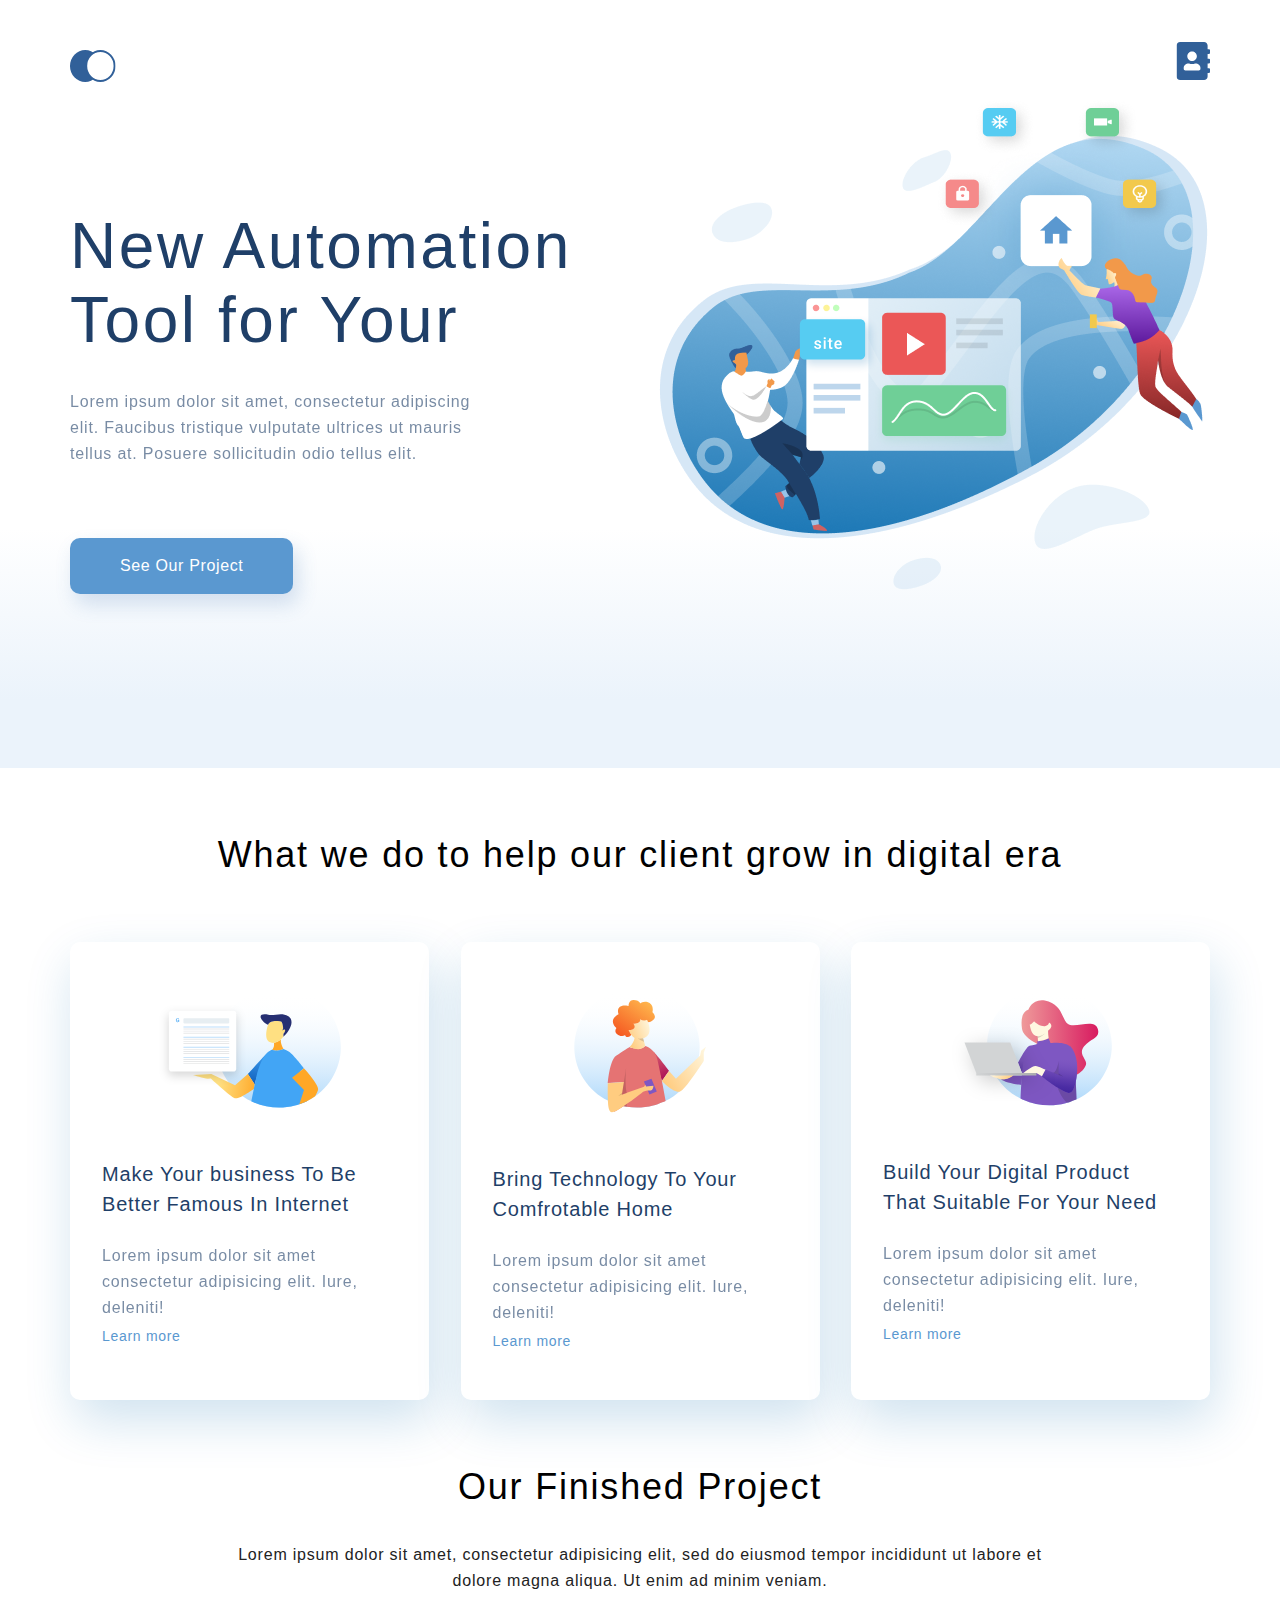
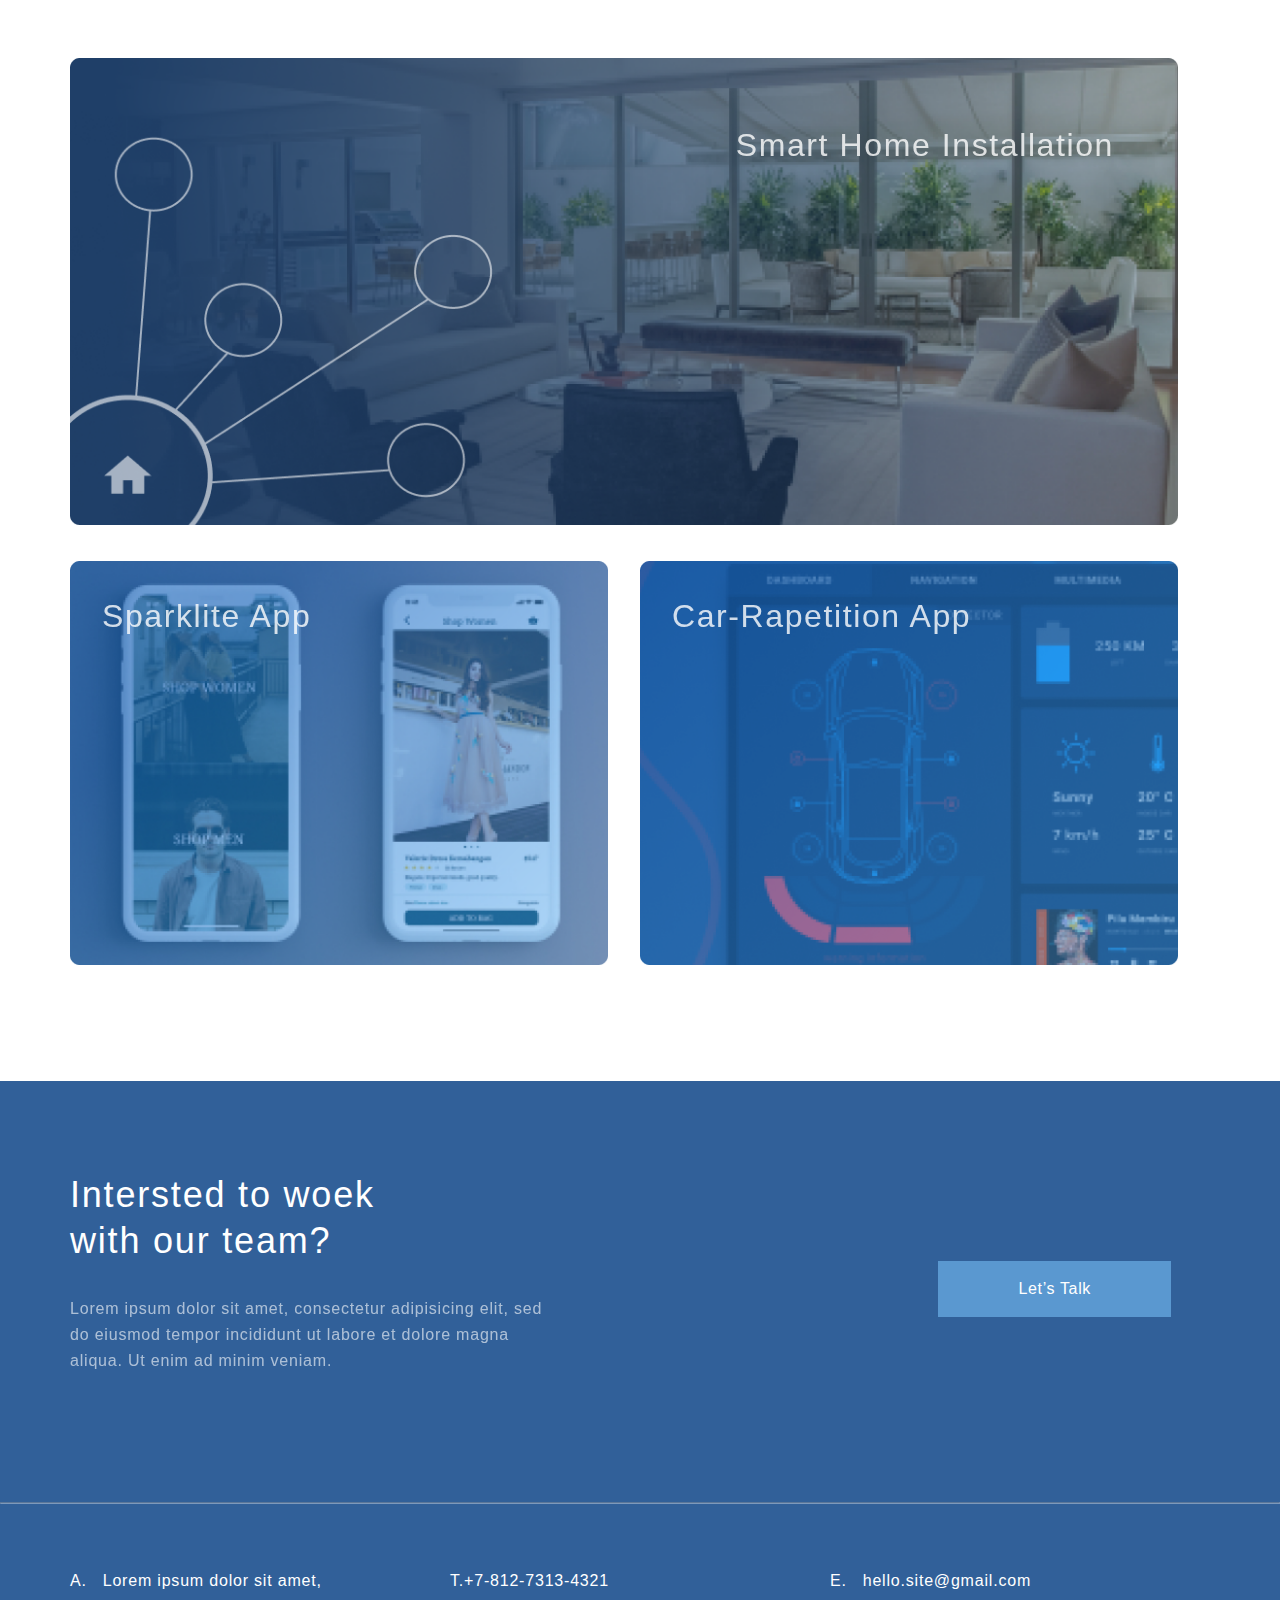
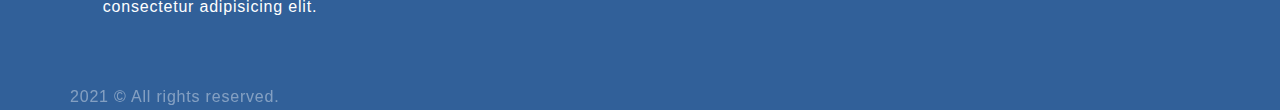
<file: index.html>
<!DOCTYPE html>
<html lang="en">

<head>
    <meta charset="UTF-8">
    <meta http-equiv="X-UA-Compatible" content="IE=edge">
    <meta name="viewport" content="width=device-width, initial-scale=1.0">
    <title>Document</title>
    <link rel="stylesheet" href="style.css">
</head>

<body>
    <div class="top">
        <div class="container top_box">
            <ul class="header">
                <li style="list-style-type: none;"><a href="index.html"><img src="img/logo.svg" alt="logo"></a></li>
                <li style="list-style-type: none;"><a href="contacts.html"><img src="img/address-book-solid 1.svg"
                            alt="contacts"></a></li>
            </ul>
            <div class="top_info">
                <h1 class="top_heading">New Automation
                    Tool for Your </h1>
                <p class="text top_text" style="margin-left: 0em;">Lorem ipsum dolor sit amet, consectetur adipiscing
                    elit. Faucibus tristique
                    vulputate ultrices ut mauris tellus at. Posuere sollicitudin odio tellus elit.</p>
                <a href="" class="top_button">See Our Project</a>
            </div>
        </div>
    </div>
    <div class="what-we-do container">
        <h3 class="heading">What we do to help our client grow in digital era</h3>
        <div class="card-box">
            <div class="card">
                <img class="card_img" src="img/1-2 (2).svg" alt="card_1">
                <h4 class="heading-mini">Make Your business To Be
                    Better Famous In Internet</h4>
                <p class="text" style="margin-left: 0em;">Lorem ipsum dolor sit amet consectetur adipisicing elit. Iure,
                    deleniti!</p>
                <a class="card_link" href="#">Learn more</a>
            </div>
            <div class="card">
                <img class="card_img" src="img/1-2 (1).svg" alt="card_2">
                <h4 class="heading-mini">Bring Technology To Your
                    Comfrotable Home</h4>
                <p class="text" style="margin-left: 0em;">Lorem ipsum dolor sit amet consectetur adipisicing elit.
                    Iure, deleniti!</p>
                <a class="card_link" href="#">Learn more</a>
            </div>
            <div class="card">
                <img class="card_img" src="img/1-3.svg" alt="card_3">
                <h4 class="heading-mini">Build Your Digital Product
                    That Suitable For Your Need</h4>
                <p class="text" style="margin-left: 0em;">Lorem ipsum dolor sit amet consectetur adipisicing elit. Iure,
                    deleniti!</p>
                <a class="card_link" href="#">Learn more</a>
            </div>
        </div>
    </div>
    <div class="project container">
        <h3 class="heading heading_project">Our Finished Project</h3>
        <p class="text text_project">Lorem ipsum dolor sit amet, consectetur adipisicing elit, sed do eiusmod tempor
            incididunt ut
            labore et dolore magna aliqua. Ut enim ad minim veniam.</p>
        <div class="project_parent">
            <div class="project_item">
                <img class="project_img" src="img/Mask Group (3).png" alt="photo">
                <p class="project_text " style="margin-left: 0em;">Smart Home Installation</p>
            </div>
        </div>
        <div class="project_parent">
            <div class="project_item">
                <img class="project_img" src="img/Mask Group (4).png" alt="photo_2">
                <p class="project_text_2" style="margin-left: 0em;">Sparklite App</p>
            </div>
            <div class="project_item">
                <img class="project_img" src="img/Mask Group (5).png" alt="photo_3">
                <p class="project_text_2" style="margin-left: 0em;">Car-Rapetition App</p>
            </div>
        </div>
    </div>
    <div class="footer">
        <div class="container">
            <div class="footer_top">
                <div class="footer_text">
                    <h3 class="heading footer_heading">Intersted to woek
                        with our team?</h3>
                    <p class="text_footer" style="margin-left: 0em;">Lorem ipsum dolor sit amet, consectetur
                        adipisicing elit, sed do eiusmod
                        tempor incididunt ut labore et dolore magna aliqua. Ut enim ad minim veniam.
                    </p>
                </div>
                <a class="footer_button" href="#">Let’s Talk</a>
            </div>
        </div>
        <hr>
        <div class="container">
            <div class="footer_bottom">
                <ul class="footer_info">
                    <li class="footer_list">Lorem ipsum dolor sit amet, consectetur adipisicing elit.</li>
                    <li class="footer_list">+7-812-7313-4321</li>
                    <li class="footer_list">hello.site@gmail.com</li>
                </ul>
                <div class="footer_copy">
                    <p class="text_footer_copy" style="margin-left: 0em;">2021 &copy; All rights reserved.</p>
                </div>
            </div>
        </div>
    </div>
</body>

</html>
</file>
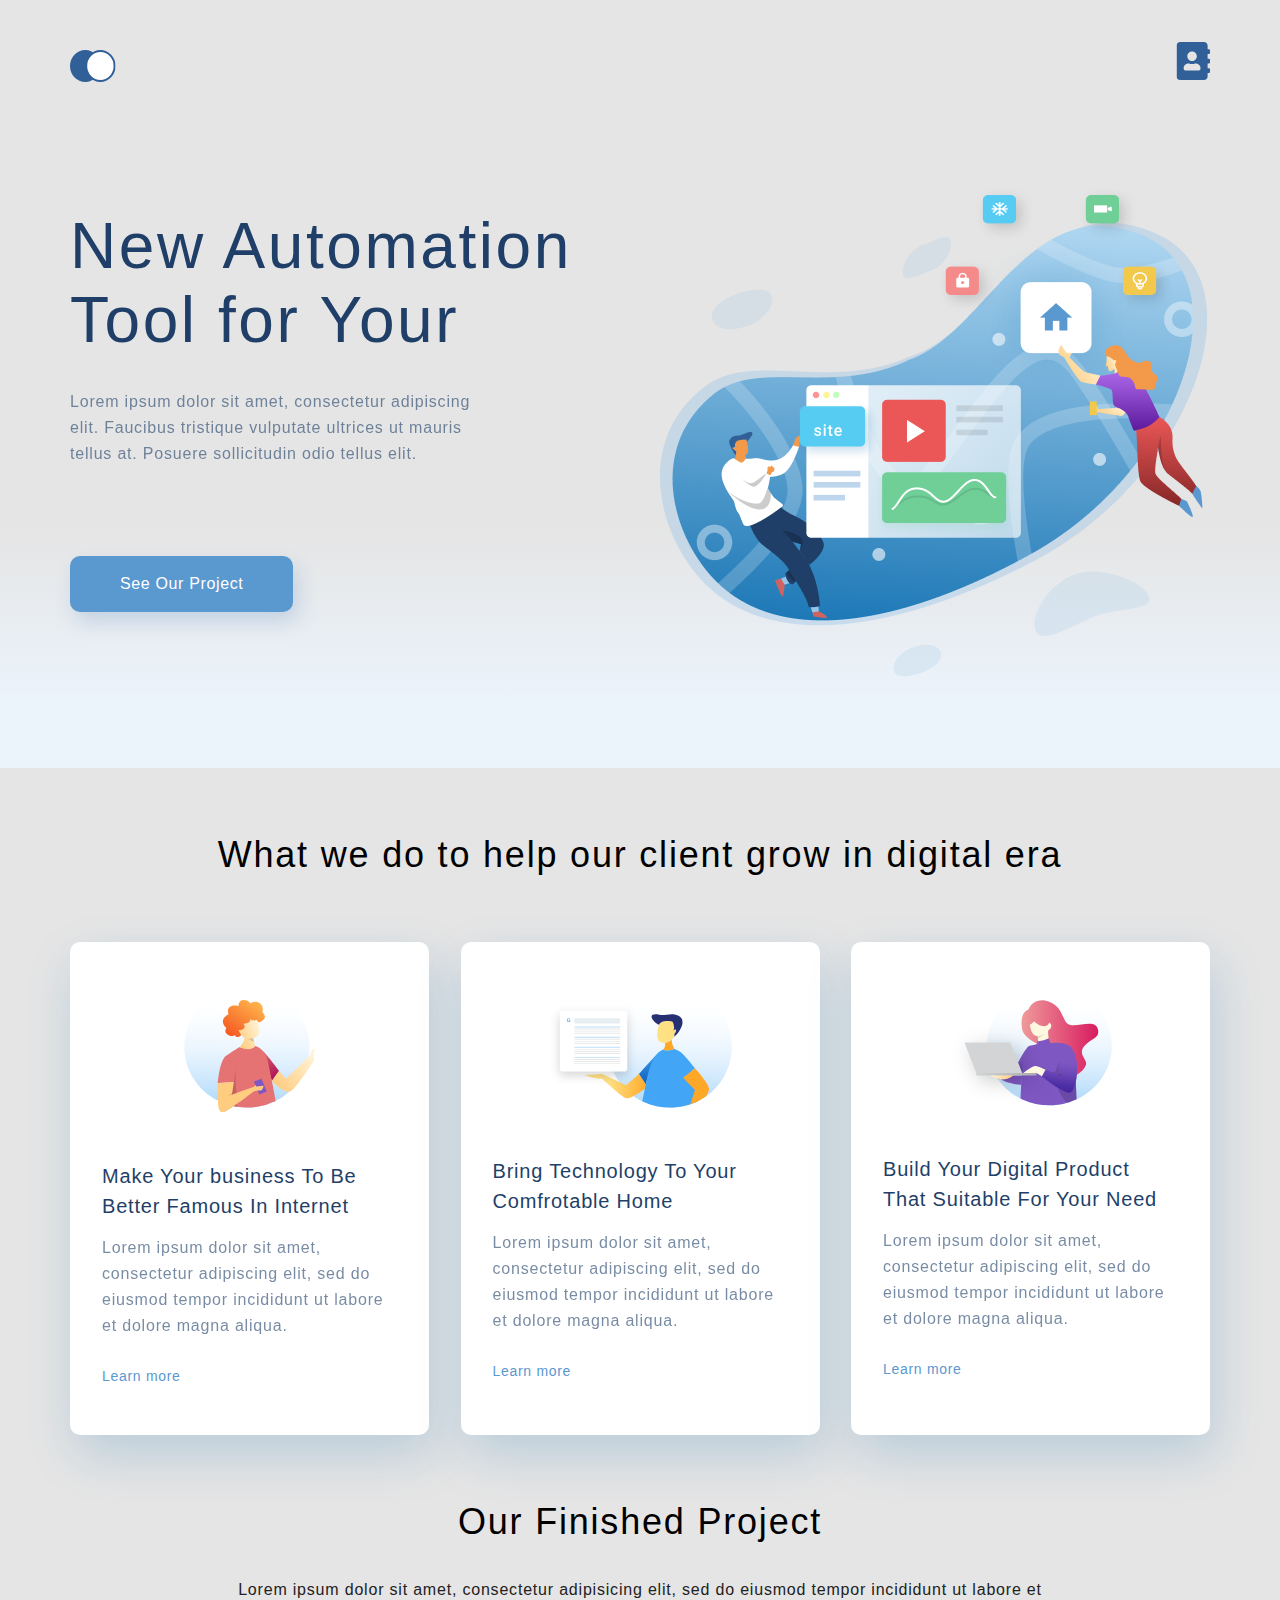
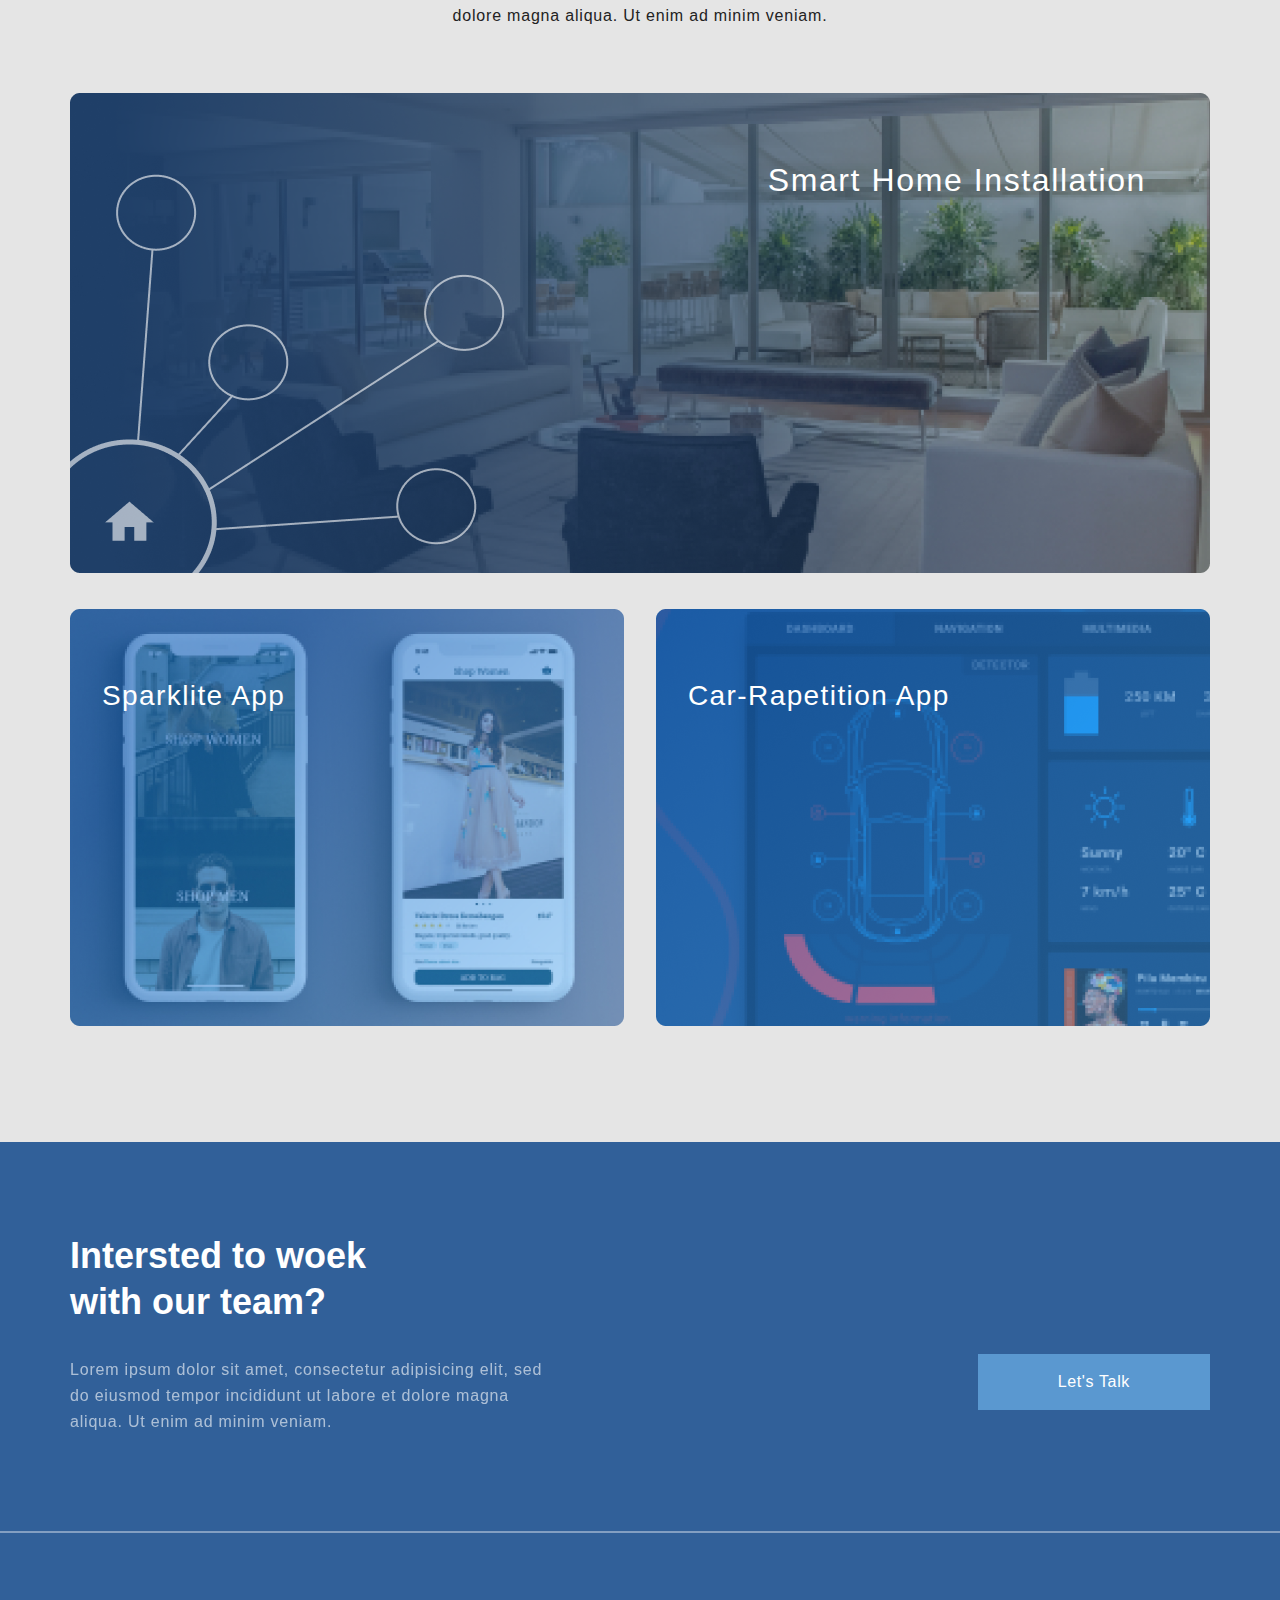
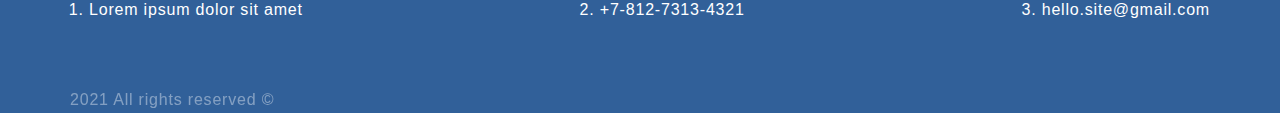
<file: Example/index.html>
<!DOCTYPE html>
<html lang="en">

<head>
    <meta charset="UTF-8">
    <meta http-equiv="X-UA-Compatible" content="IE=edge">
    <meta name="viewport" content="width=device-width, initial-scale=1.0">
    <title>Document</title>
    <link rel="stylesheet" href="style.css">
</head>

<body>
    <div class="top">
        <div class="container top_box">
            <ul class="header">
                <li><a href="index.html"><img src="img/logo.svg" alt=""></a></li>
                <li><a href="contacts.html"><img src="img/address-book-solid 1.svg" alt=""></a></li>
            </ul>
            <div class="top_info">
                <h1 class="top_heading">New Automation Tool for Your</h1>
                <p class="text top_text">Lorem ipsum dolor sit amet, consectetur adipiscing elit. Faucibus tristique vulputate ultrices ut mauris tellus at. Posuere sollicitudin odio tellus elit.</p>
            <a href="" class="top_button">See Our Project</a>
            </div>
        </div>
    </div>
        <div class="what-we-do container">
            <h3 class="heading">What we do to help our client grow in digital era</h3>
            <div class="card-box">
                <div class="card"><img class='card_img' src="img/1.svg" alt="card-1" style="padding-bottom: 48px;">
                    <h4 class="heading-mini">Make Your business To Be Better Famous In Internet</h4>
                    <p class="text">Lorem ipsum dolor sit amet, consectetur adipiscing elit, sed do eiusmod tempor incididunt ut labore et dolore magna aliqua.</p>
                    <a href="#" class="card_link">Learn more</a>
                </div>
                <div class="card"><img class='card_img' src="img/2.svg" alt="card-2" style="padding-bottom: 48px;">
                    <h4 class="heading-mini">Bring Technology To Your Comfrotable Home</h4>
                    <p class="text">Lorem ipsum dolor sit amet, consectetur adipiscing elit, sed do eiusmod tempor incididunt ut labore et dolore magna aliqua.</p>
                    <a href="#" class="card_link">Learn more</a>
                </div>
                <div class="card"><img class='card_img' src="img/3.svg" alt="card-3" style="padding-bottom: 48px;">
                    <h4 class="heading-mini">Build Your Digital Product That Suitable For Your Need</h4>
                    <p class="text">Lorem ipsum dolor sit amet, consectetur adipiscing elit, sed do eiusmod tempor incididunt ut labore et dolore magna aliqua.</p>
                    <a href="#" class="card_link">Learn more</a>
                </div>
            </div>
        </div>
        <div class="project container">
            <h3 class="heading">Our Finished Project</h3>
            <p class="text_project">Lorem ipsum dolor sit amet, consectetur adipisicing elit, sed do eiusmod tempor incididunt ut labore et dolore magna aliqua. Ut enim ad minim veniam. </p>
        
            <div class="project_item">
                <img class='project_img' src="img/Mask Group .png" alt="photo-1">
                <p class="project_center">Smart Home Installation</p>
            </div>
        
            <div class="project__parent">
                <div class="project_item project_item_margin ">
                    <img class='project_img' src="img/Mask Group (4).png" alt="photo-2">
                    <p class="project_center_2">Sparklite App</p>
                </div>
                <div class="project_item">
                    <img class='project_img' src="img/Mask Group (5).png" alt="photo-3">
                    <p class="project_center_2">Car-Rapetition App</p>
                </div>
            </div>
        </div>
        <div class="footer">
            <div class="container">
                <div class="footer_top">

                    <div class="footer_text">
                        <h3 class="heading_footer">Intersted to woek
                            with our team?</h3>
                        <p class="text_footer">Lorem ipsum dolor sit amet, consectetur adipisicing elit, sed do eiusmod tempor incididunt ut labore et dolore magna aliqua. Ut enim ad minim veniam.</p>
                        
                    </div>
                    <a href='#' class="footer_button">Let's Talk</a> 
                </div>
                </div>
                <hr>
                <div class="container">
                <div class="footer_bottom">
                    <ol class="footer_info">
                        <li>Lorem ipsum dolor sit amet</li>
                        <li>+7-812-7313-4321</li>
                        <li>hello.site@gmail.com</li>
                    </ol>
                    <div class="footer_copy">
                        <p class="text_bottom"> 2021 All rights reserved &copy</p>
                    </div>
                </div>
            </div>
            </div>
        </div>
</body>

</html>
</div>
</file>
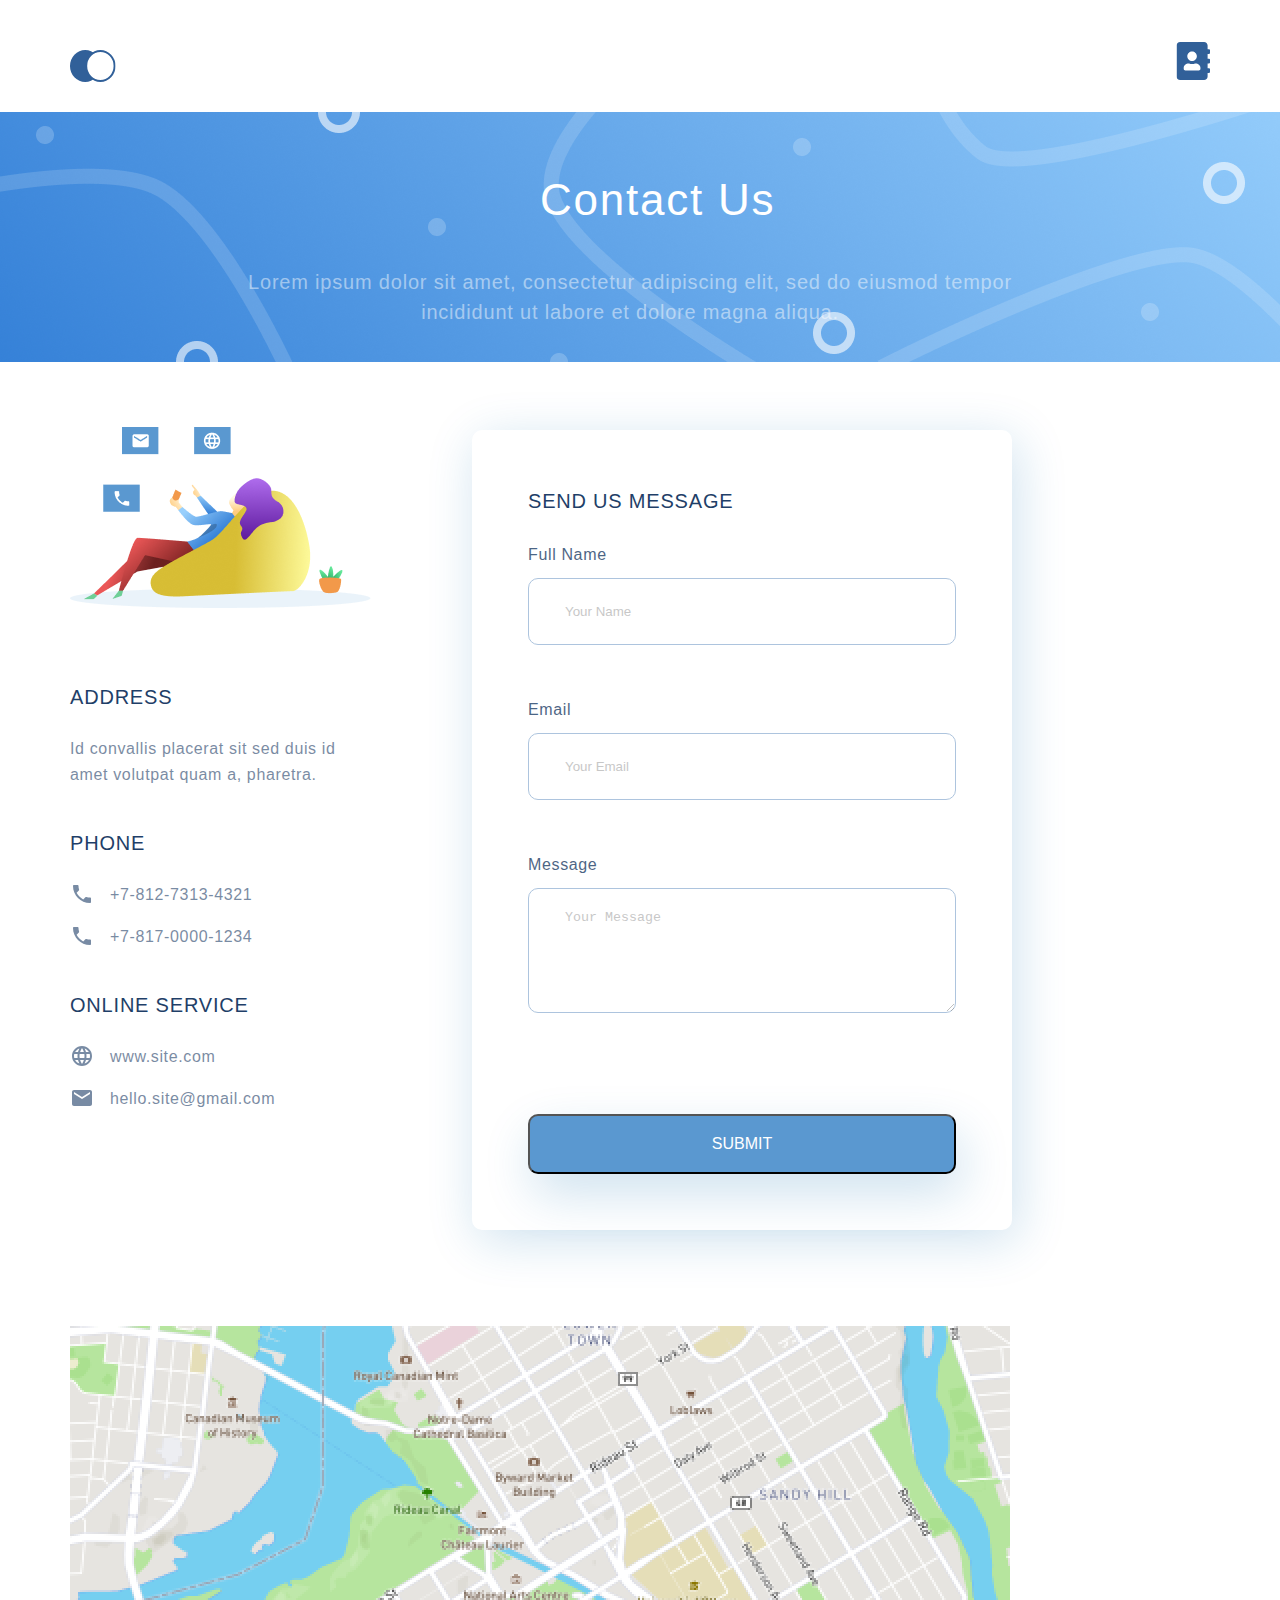
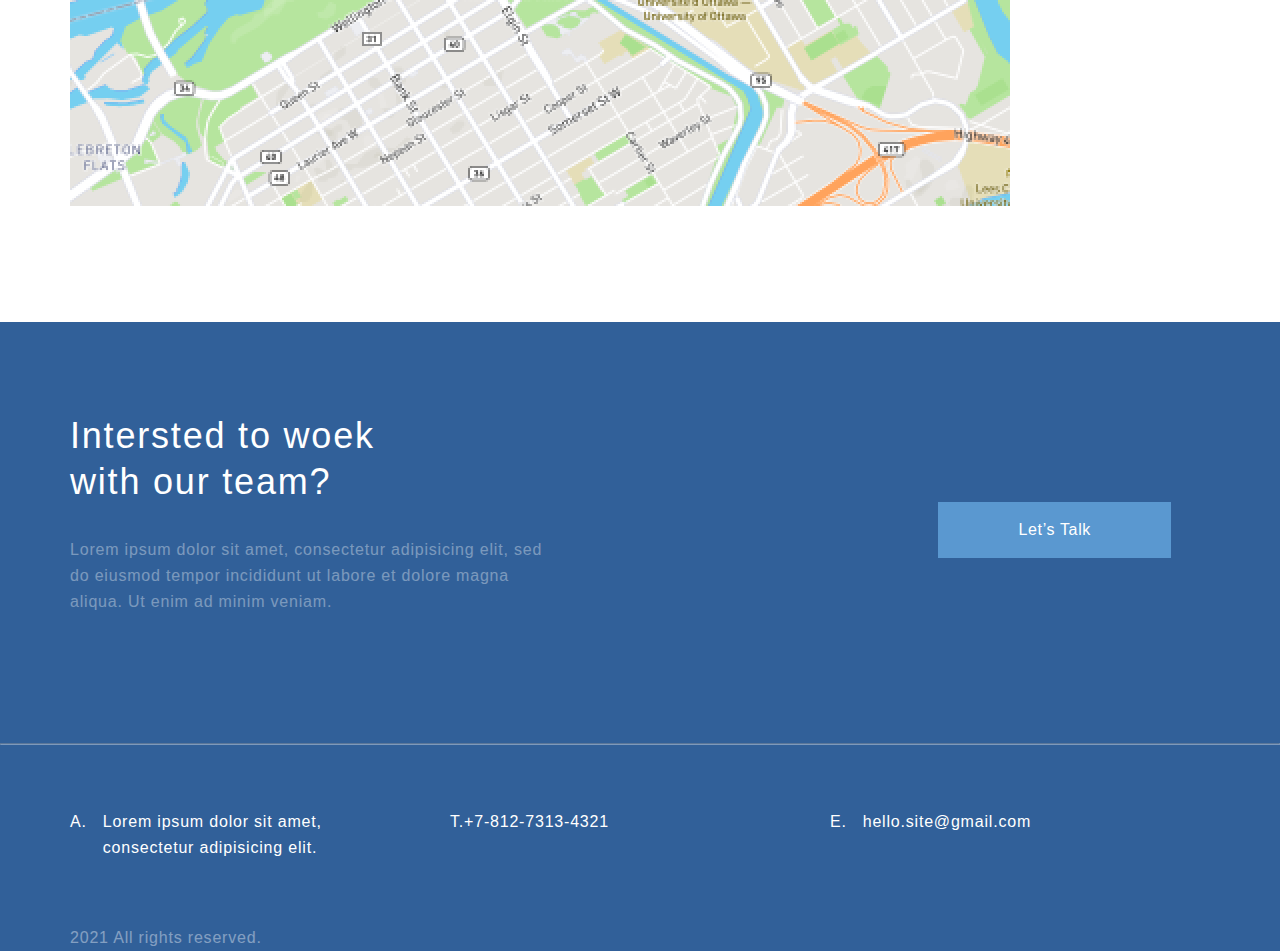
<file: contacts.html>
<!DOCTYPE html>
<html lang="en">

<head>
    <meta charset="UTF-8">
    <meta http-equiv="X-UA-Compatible" content="IE=edge">
    <meta name="viewport" content="width=device-width, initial-scale=1.0">
    <title>Document</title>
    <link rel="stylesheet" href="style.css">
</head>

<body>
    <div class="top_contacts">
        <div class="container">
            <ul class="header">
                <li style="list-style-type: none;"><a href="index.html"><img src="img/logo.svg" alt="logo"></a></li>
                <li style="list-style-type: none;"><a href="contacts.html"><img src="img/address-book-solid 1.svg"
                            alt="contacts"></a></li>
            </ul>
        </div>
        <div class="contacts_item">
            <div class="image_top"></div>
            <div class="container">
                <h2 class="heading_contacts">Contact Us</h2>
                <p class="text_top">Lorem ipsum dolor sit amet, consectetur adipiscing elit, sed do eiusmod tempor
                    incididunt ut
                    labore et dolore magna aliqua. </p>
            </div>
        </div>
    </div>
    <form action="#" class="container main">
        <div class="contacts-info">
            <img class="img_top" src="img/212.png" alt="photo" width=100%>
            <h4 class="heading-mini">ADDRESS</h4>
            <p class="text contacts_top" style="margin-left: 0em;">Id convallis placerat sit sed duis id amet volutpat
                quam a, pharetra.</p>
            <h4 class="heading-mini">PHONE</h4>
            <ul class="text contacts_top">
                <li class="test" style="margin-bottom: 16px;">
                    +7-812-7313-4321</li>
                <li class="test" style="margin-bottom: 16px;">
                    +7-817-0000-1234</li>
            </ul>
            <h4 class="heading-mini">ONLINE SERVICE</h4>
            <ul class="text contacts_top">
                <li class="test_2" style="margin-bottom: 16px;">
                    www.site.com</li>
                <li class="test_3" style="margin-bottom: 16px;">
                    hello.site@gmail.com</li>
            </ul>
        </div>
        <div class="form container">
            <h4 class="heading-mini_form">SEND US MESSAGE</h4>
            <p> Full Name</p> <input placeholder="Your Name" class="input_text" ;type="text"><br>
            <p>Email</p><input placeholder="Your Email" class="input_text" ; type="email"><br>
            <p>Message</p>
            <textarea placeholder="Your Message" class="input_text_button" cols="30" rows="10"></textarea><br>
            <button class="button-submit" type="submit">Submit</button>
        </div>
    </form>
    <div class="container map">
        <img class="map" src="img/Rectangle 2 (2).png" alt="map" width="940px">
    </div>
    <div class="footer">
        <div class="container">
            <div class="footer_top">
                <div class="footer_text">
                    <h3 class="heading footer_heading">Intersted to woek
                        with our team?</h3>
                    <div class="text text_footer">
                        <p class="text_footer" style="margin-left: 0em;">Lorem ipsum dolor sit amet, consectetur
                            adipisicing elit, sed do
                            eiusmod
                            tempor incididunt ut labore et dolore magna aliqua. Ut enim ad minim veniam.
                        </p>
                    </div>
                </div>
                <a class="footer_button container" href="#">Let’s Talk</a>
            </div>
        </div>
        <hr>
        <div class="container">
            <div class="footer_bottom">
                <ul class="footer_info">
                    <li class="footer_list">Lorem ipsum dolor sit amet, consectetur adipisicing elit.</li>
                    <li class="footer_list">+7-812-7313-4321</li>
                    <li class="footer_list">hello.site@gmail.com</li>
                </ul>
                <div class="footer_copy">
                    <p class="text_footer_copy " style="margin-left: 0em;">2021 All rights reserved.</p>
                </div>
            </div>
        </div>
    </div>
    </div>
</body>

</html>
</file>
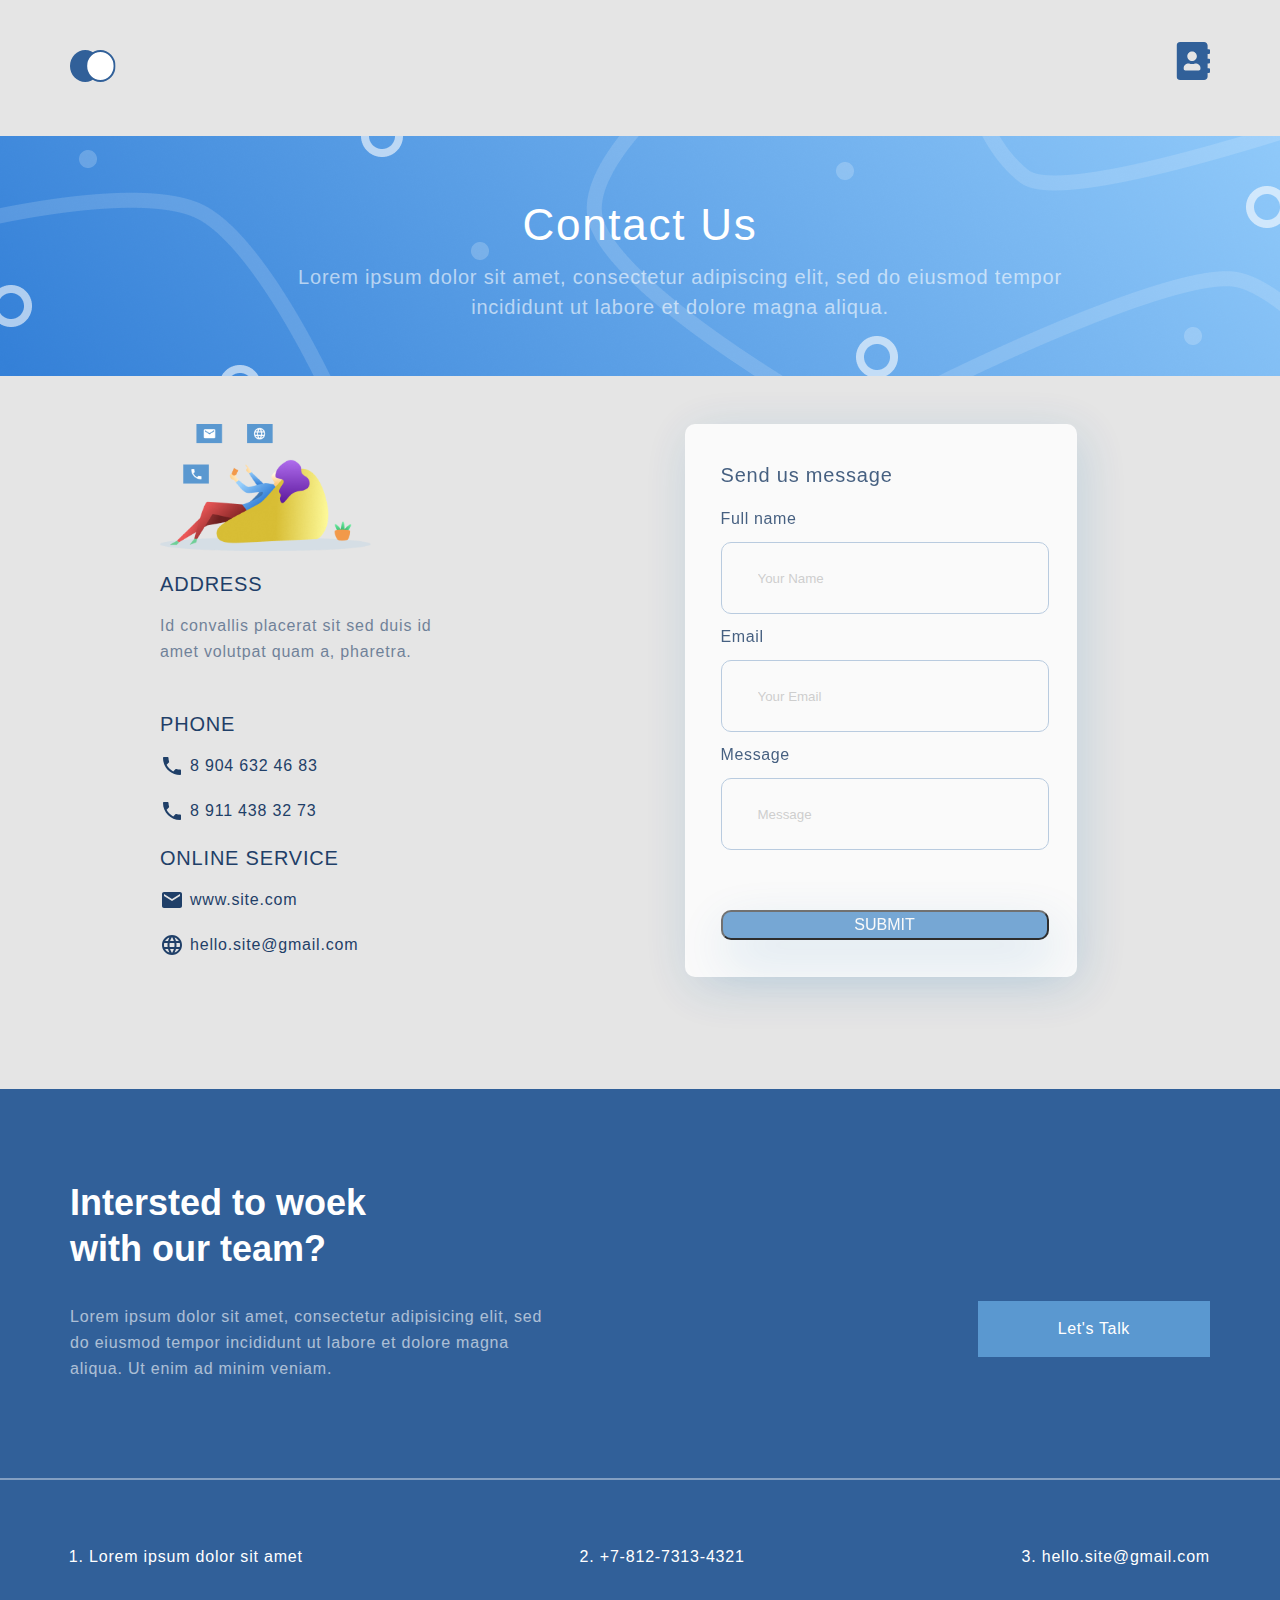
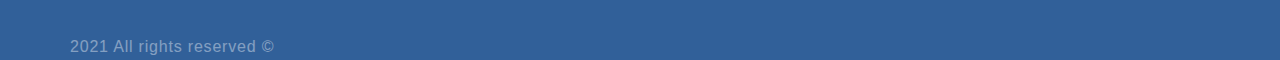
<file: Example/contacts.html>
<!DOCTYPE html>
<html lang="en">

<head>
    <meta charset="UTF-8">
    <meta http-equiv="X-UA-Compatible" content="IE=edge">
    <meta name="viewport" content="width=device-width, initial-scale=1.0">
    <title>Document</title>
    <link rel="stylesheet" href="style.css">
</head>

<body>
    <div class="container">
        <ul class="header_contacts">
            <li><a href="index.html"><img src="img/logo.svg" alt=""></a></li>
            <li><a href="contacts.html"><img src="img/address-book-solid 1.svg" alt=""></a></li>
        </ul>
    </div>
    <div class="contacts-header">
        <div class="container">
            <h2 class="heading_contacts">Contact Us</h2>
            <p class="text_contacts">Lorem ipsum dolor sit amet, consectetur adipiscing elit, sed do eiusmod tempor incididunt ut labore et dolore magna aliqua.</p>
        </div>
    </div>
    <form action="#" class="container main">
        <div class="contacts-info">
            <img src="img/212.png" alt="photo" width=70% style="margin-bottom: 14px;">
            <h4 class="heading-mini">ADDRESS</h4>
            <p class="text">Id convallis placerat sit sed duis id amet volutpat quam a, pharetra.</p>
            <h4 class="heading-mini">PHONE</h4>
            <ul>
                <li class="img_phone">8 904 632 46 83</li>
                <li class="img_phone">8 911 438 32 73</li>
            </ul>
            <h4 class="heading-mini">ONLINE SERVICE</h4>
            <ul>
                <li class="img_online">www.site.com</li>
                <li class="img_online">hello.site@gmail.com </li>
            </ul>
        </div>
        <div class="form container">
            <h4 class="heading-mini">Send us message</h4>
            <p style="padding-bottom: 8px;">Full name</p>
            <input class="input_text"placeholder="Your Name";type="text"><br>
            <p style="padding-bottom: 8px;">Email</p><input class="input_text"placeholder="Your Email" ; type="email"><br>
            <p style="padding-bottom: 8px;">Message</p>
            <input class="input_text"placeholder="Message";type="text"><br>
            <button class="button-submit" type="submit">Submit</button>
        </div>
    </form>
    <div class="container_map">
        <script type="text/javascript" charset="utf-8" async src="https://api-maps.yandex.ru/services/constructor/1.0/js/?um=constructor%3Ab9dc142f40fcd6bcd32054d0a792ed4604520a96b6b7b86184a33091be68d838&amp;width=910&amp;height=400&amp;lang=ru_RU&amp;scroll=true;">
            </script>
    </div>
    <div class="footer">
        <div class="container">
            <div class="footer_top">

                <div class="footer_text">
                    <h3 class="heading_footer">Intersted to woek
                        with our team?</h3>
                    <p class="text_footer">Lorem ipsum dolor sit amet, consectetur adipisicing elit, sed do eiusmod tempor incididunt ut labore et dolore magna aliqua. Ut enim ad minim veniam.</p>
                    
                </div>
                <a href='#' class="footer_button">Let's Talk</a> 
            </div>
            </div>
            <hr>
            <div class="container">
            <div class="footer_bottom">
                <ol class="footer_info">
                    <li>Lorem ipsum dolor sit amet</li>
                    <li>+7-812-7313-4321</li>
                    <li>hello.site@gmail.com</li>
                </ol>
                <div class="footer_copy">
                    <p class="text_bottom"> 2021 All rights reserved &copy</p>
                </div>
            </div>
        </div>
        </div>
    </div>
</body>

</html>
</div>
</file>
<file: style.css>
* {
    margin: 0;
    padding: 0;
    }

.container {
    max-width: 1140px;
    margin: 0 auto;
    
    }
    .content_box{
    display: flex;
    flex-direction: column;
    height: 100%;
    }
.header{
    display: flex;
    justify-content: space-between;
    padding-top: 42px;
    }
body{
    font-family: sans-serif;
}
.top{
    background: linear-gradient(0deg, #EBF3FB 8.84%, rgba(152, 195, 232, 0) 31.12%);
    min-height: 768px;
}


.top_text{
    font-size: 16px;
    line-height: 26px;
    color: #1F3F68;
    max-width: 425px;
    font-size: 16px;
    line-height: 26px;
    letter-spacing: 0.05em;
    opacity: 0.6;
}
.top_heading{
    font-size: 64px;
    color: #1F3F68;
    max-width: 510px;
    font-weight: 300;
    line-height: 74px;
    letter-spacing: 0.04em;
    padding-bottom: 32px;
}
.top_button{
    background: #5A98D0;
    box-shadow: 5px 10px 20px rgba(53, 110, 173, 0.2);
    border-radius: 10px;
    font-size: 16px;
    line-height: 26px;
    text-align: center;
    letter-spacing: 0.04em;
    color: #FFFFFF;
    padding: 15px 50px;
    text-decoration: none;
    display: inline-block;
    margin-top: 71px;

}

.img_top{
    margin-top: 65px;
    
}
.image_top{
    margin-top: 18px;
    width: 100%;
    height: 250px;
    background-image: url("img/tr.png");
    background-size: cover;
    background-repeat: no-repeat;
    background-position: 50% 50%;
}
.heading_contacts{
    font-weight: 500;
    font-size: 44px;
    line-height: 74px;
    letter-spacing: 0.04em;
    color: #FFFFFF;
    position: absolute;
    top:51px;
    align-items:center;
    margin-left: 470px;
}

.contacts_item{
    position: relative;
}

.text_top{
    margin-left: 170px;
    height: 60px;
    width: 780px;
    top:155px;
    font-size: 20px;
    line-height: 30px;
    text-align: center;
    position: absolute;
    letter-spacing: 0.04em;
    color: rgba(255, 255, 255, 0.6);
}

.form{
    background: #FFFFFF;
    box-shadow: 5px 10px 50px rgba(16, 112, 177, 0.2);
    border-radius: 10px;
    width: 540px;
    height: 800px;
    display: flex;
    flex-direction: column;
    box-sizing: border-box;
    margin-bottom: 96px;
    margin-left: 101px;
    margin-top: 68px;
}
.text_footer{
    text-align: left;
    width: 495px;
    font-size: 16px;
    line-height: 26px;
    letter-spacing: 0.05em;
    opacity: 0.6;
    color: #FFFFFF;
}
.text_footer_copy{
    font-size: 16px;
    line-height: 26px;
    letter-spacing: 0.05em;
    opacity: 0.4;
    margin-top: 64px;
    color: #FFFFFF;
}


.text{
    font-size: 16px;
    line-height: 26px;
    color: #1F3F68;
    letter-spacing: 0.05em;
    opacity: 0.6;

}
.contacts_top{
    width: 300px;
    margin-bottom: 40px;
    letter-spacing: 0.04em;
    font-weight: 300;
}

.text_project{
    width: 75%;
    text-align: center;
    letter-spacing: 0.05em;
    color: #222222;
    margin: 32px auto 64px;
    opacity: 1;
    text-align: center;
}
.img_top{
    margin-bottom: 70px;
}
.heading{
    font-size: 36px;
    font-weight: 300;
    text-align: center;
    line-height: 46px;
    letter-spacing: 0.05em;
    color: #000000;
}
.test{
    list-style-type: none;
    background-image: url(img/phone.svg);
    background-repeat: no-repeat;
    padding: 0 40px;
}
.test_2{
    list-style-type: none;
    background-image: url(img/web.svg);
    background-repeat: no-repeat;
    padding: 0 40px;
}
.test_3{
    list-style-type: none;
    background-image: url(img/mail.svg);
    background-repeat: no-repeat;
    padding: 0 40px;
}

.heading_project{
    font-weight: 300;
}
.map{
    position: relative;
}
.footer_top{
    padding-bottom: 96px;
    display: flex;
    justify-content: space-between;
    align-items: center;
    
}
.footer_heading{
    max-width: 340px;
    text-align: left;
    color:#fff;
    margin-bottom: 32px;
    font-size: 36px;
    line-height: 46px;
    letter-spacing: 0.05em;
}

.footer_text{
    font-size: 36px;
    font-weight: 300;
    line-height: 46px;
    letter-spacing: 0.05em;
    margin-bottom: 32px;
    color: #FFFFFF;
}
.footer{
    background: #316099;
    padding-top: 91px;
    margin-top: 112px;
}

.footer_info{
    display: flex;
    justify-content: space-between;
    margin-top: 64px;

}
.main{
    display: flex;
    justify-content: space-between;;
    }

.card_link{
    font-size: 14px;
    line-height: 30px;
    letter-spacing: 0.05em;
    color: #5A98D0;
    text-decoration: none;
}
.heading-mini_form{
    font-size: 20px;
    line-height: 30px;
    color: #1F3F68;
    letter-spacing: 0.04em;
    margin-bottom: 24px;
    font-weight: 500;
    margin-left: 56px;
    margin-top: 56px;
}
.heading-mini{
    font-size: 20px;
    line-height: 30px;
    color: #1F3F68;
    letter-spacing: 0.04em;
    margin-bottom: 24px;
    font-weight: 500;
}

.card-box{
    padding-top: 64px;
    display: flex;
    justify-content: space-between;
    padding-bottom: 64px;
   
}
.card_img{
    align-self: center;
    margin-bottom: 51px;
}
.photo{
    margin-top: 54px;
}
.card{
    width: 359px;
    padding: 44px 32px;
    box-sizing: border-box;
    background: #FFFFFF;
    box-shadow: 5px 20px 50px rgba(16, 112, 177, 0.2);
    border-radius: 10px;
    display: flex;
    flex-direction: column;
}
.input_text_button{
    height: 144px;
    margin-top: 8px;
    margin-left: 56px;
    margin-bottom: 32px;
    width: 428px;
    border: 1px solid #356EAD;
    box-sizing: border-box;
    border-radius: 10px;
    opacity: 0.4;
    padding-left: 36px;
    padding-top: 21px;
    padding-bottom: 21px;
}
.input_text{
    margin-top: 8px;
    margin-left: 56px;
    margin-bottom: 32px;
    width: 428px;
    height: 72px;
    border: 1px solid #356EAD;
    box-sizing: border-box;
    border-radius: 10px;
    opacity: 0.4;
    padding-left: 36px;
    padding-top: 21px;
    padding-bottom: 21px;
}

.button-submit{
    width: 428px;
    height: 72px;
    background: #5A98D0;
    box-shadow: 5px 20px 50px rgba(16, 112, 177, 0.2);
    border-radius: 10px;
    font-weight: 500;
    font-size: 16px;
    line-height: 26px;
    text-align: center;
    color: #FFFFFF;
    text-transform: uppercase;
    margin-left: 56px;
    margin-top: 51px;
    margin-bottom: 56px;
}
.top_info{
    padding-top: 115px;
    flex-grow: 1;
    background-image: url(img/illustration\ \(1\).png);
    background-repeat: no-repeat;
    background-position: right center;
}
.what-we-do{
    padding-top: 64px;
}
.project_img{
    width: 100%;
}
.project_text_2{
    font-size: 32px;
    line-height: 46px;
    text-align: right;
    letter-spacing: 0.05em;
    color: #FFFFFF;
    position: absolute;
    top:32px;
    left: 32px;
}
.project_text{
    font-size: 32px;
    line-height: 46px;
    text-align: right;
    letter-spacing: 0.05em;
    color: #FFFFFF;
    position: absolute;
    top:64px;
    right: 64px;
}
.project_item{
    position: relative;
    flex-grow: 1;
    margin-right: 32px;
}
.project_parent{
    display: flex;
    justify-content: space-between;
    margin-top: 32px;
}
.footer_button{
    font-size: 16px;
    line-height: 26px;
    text-align: center;
    letter-spacing: 0.04em;
    color: #FFFFFF;
    padding: 15px 80px;
    background: #5A98D0;
    text-decoration: none;
    margin-right: 39px;
}
.footer_bottom{
    font-size: 16px;
    line-height: 26px;
    letter-spacing: 0.05em;
    color: #FFFFFF;
    flex-grow: 1;
}
hr{
    opacity: 0.4;
}
.footer_list{
    font-size: 16px;
    line-height: 26px;
    letter-spacing: 0.05em;
    color: #FFFFFF;
    flex-grow: 1;
    flex-basis: 33.3333%;
    list-style-type: none;
    display: flex;
    margin-right: 32px;
}
.footer_list:first-child::before{
    content: 'A.';
    display: block;
    margin-right: 16px;
}
.footer_list:nth-child(2)::before{
    content: 'T.';
    display: block;
    
}

.footer_list:last-child::before{
    content: 'E.';
    display: block;
    margin-right: 16px;
}

p{
    font-size: 16px;
    line-height: 30px;
    letter-spacing: 0.04em;
    color: #1F3F68;
    opacity: 0.8;
    margin-left: 56px;
}

@media (max-width: 1024px){
    .footer_list{
    padding-left: 62px;
}
.container{
    flex-direction: column;
}
.footer_list:first-child::before{
    content: '1.';
    display: block;
    margin-right: 36.87px;
    padding-bottom: 25.22px;
    font-size: 16px;
    line-height: 26px;
    letter-spacing: 0.05em;
    color: #FFFFFF;
}
.footer_list:nth-child(2)::before{
    content: '2.';
    display: block;
    margin-right: 36.87px;
    padding-bottom: 25.22px;
    font-size: 16px;
    line-height: 26px;
    letter-spacing: 0.05em;
    color: #FFFFFF;
}

.footer_list:last-child::before{
    content: '3.';
    display: block;
    margin-right: 36.87px;
    font-size: 16px;
    line-height: 26px;
    letter-spacing: 0.05em;
    color: #FFFFFF;
}

    .container{
        padding-left: 32px;
        padding-right: 32px;
    }
    .footer_info{
        flex-direction: column;
    }
 
    .top_info{
        background-position: right 170px;
        background-size: 44%;
    }
    .footer_heading{
        padding-left: 62px;
    }
    .text_footer{
        height: 96px;
        width: 336px;
        padding-left: 62px;
    }
    .card-box{
        flex-direction: column;
        align-items: center;
    }
    .card{
        margin-bottom: 32px;
    }
    .project_text_2{
        font-size: 28px;
        line-height: 46px;
        letter-spacing: 0.05em;
        color: #FFFFFF;;
    }
    .footer_button{
        
        padding: 4px 31px;
        font-size: 16px;
        line-height: 26px;
        text-align: center;
        padding: 4px 31px;
        letter-spacing: 0.04em;
    }
    .footer_copy{
        padding-bottom: 64px;
        padding-left: 62px;
        font-size: 16px;
        line-height: 26px;
        letter-spacing: 0.05em;
        color: #FFFFFF;
        opacity: 0.4;
    }
    
    }


@media (max-width: 667px) {

    .footer{
        margin-top: 64px;
        padding-top: 18px;
}

    .header{
        padding-top: 24px;
    }
  
    .top_heading{
        width: 100%;
        font-weight: 300;
        font-size: 32px;
        line-height: 37px;
        text-align: center;
        letter-spacing: 0.04em;
        color: #1F3F68;
       margin-bottom: 12px;
}
    .top_text{
        width:100%;
        text-align: center;
    }
    .top_info{
        padding-top: 36px;
        display: flex;
        flex-direction: column;
        align-items: center;
        background-image: none;
    }
    .top{
        min-height:376px;
        padding-bottom: 41px;
        box-sizing: border-box;
    }
    .top_button{
        font-size: 12px;
        line-height: 26px;
        padding: 0px 8px;
    }
    .heading{
        font-size: 24px;
        line-height: 28px;
    }
    .what-we-do{
        padding-top: 48px;
    }
    .card-box{
        padding-top: 32px;
    }

    .card{
        width: 100%;
        }
    .card-box{
        padding-bottom: 0px;

    }
    .project_text{
        width: 100%;
    }
    .project_text_2{
        font-size: 16px;
        line-height: 19px;
        top: 16px;
        right: 16px;
        left: 16px;
        text-align: left;
    }
    .project_parent{
    flex-direction: column;
    margin-top: 0px;
    }
   .project_text{
    font-size: 16px;
    line-height: 19px;
    top: 16px;
    right: 26px;
    text-align: right;
   }
   .project_item{
       margin-bottom: 16px;
       width: 100%;
   }

   .footer_top{
    flex-direction: column;
    padding-bottom: 41px;
    padding-top: 0px;
   }
   .footer_button{
       margin-right: 0px;
   }
   .footer_heading{
       width: 75%;
       margin: 0 auto 32px;
       text-align: center;
       padding-left: 0em;

   }
   .footer_text{
       margin-bottom: 0px;
    
       
   }
   .text_footer{
     margin-bottom: 40px;
       text-align: center;
       padding-left: 0em;
       padding-top: 0px;
   }
   .footer_info{
       flex-direction: column;
   }
   .footer_list{
       margin-bottom: 18px;
   }
   .footer_copy{
       margin-top: 32px;
       padding-left: 0px;
   }

.footer_list{
    padding-left: 0em;
}
.footer_list:nth-child(2)::before{
    padding-bottom: 0em;
}

p{
    margin-left: 0em;
}
.text_footer_copy{
    padding-left: 0em;
    margin-top: 32px;
}


}
</file>
<file: Example/style.css>
* {
  margin: 0;
  padding: 0;
}
.top_info {
  flex-grow: 1;
  background-image: url(img/illustration.png);
  background-repeat: no-repeat;
  background-position: right center;
}
.container {
  max-width: 1140px;
  margin: 0 auto;
}

.top_box {
  display: flex;
  flex-direction: column;
  height: 100%;
}
.top {
  height: 768px;
  background: linear-gradient(
    0deg,
    #ebf3fb 8.84%,
    rgba(152, 195, 232, 0) 31.12%
  );
}
.top_button {
  background: #5a98d0;
  box-shadow: 5px 10px 20px rgba(53, 110, 173, 0.2);
  border-radius: 10px;
  font-size: 16px;
  line-height: 26px;
  text-align: center;
  letter-spacing: 0.04em;
  color: #ffffff;
  text-decoration: none;
  padding: 15px 50px;
  display: inline-block;
  margin-top: 71px;
}
.header {
  display: flex;
  justify-content: space-between;
  list-style-type: none;
  margin-top: 42px;
}
.header_contacts {
  display: flex;
  justify-content: space-between;
  list-style-type: none;
  margin-top: 42px;
  margin-bottom: 42px;
}
body {
  font-family: sans-serif;
  background: #e5e5e5;
}

.text {
  font-size: 16px;
  line-height: 26px;
  letter-spacing: 0.05em;
  color: #1f3f68;
  opacity: 0.6;
  width: 294px;
  height: 96px;
}
.text_contacts {
  margin: 0 220px 0 220px;
  width: 780px;
  text-align: center;
  letter-spacing: 0.04em;
  font-size: 20px;
  line-height: 30px;
  color: rgba(255, 255, 255, 0.6);
}

.top_text {
  font-size: 16px;
  line-height: 26px;
  color: #1f3f68;
  width: 425px;
  letter-spacing: 0.05em;
}
.top_heading {
  font-size: 53px;
  color: #1f3f68;
  width: 510px;
  font-weight: 300;
  font-size: 64px;
  line-height: 74px;
  margin-bottom: 32px;
  margin-top: 115px;
  letter-spacing: 0.04em;
}
.contacts-header {
  background-image: url(img/tr.png);
  height: 240px;
}
.contacts-info {
  margin-top: 48px;
  margin-left: 90px;
  margin-right: 90px;
}
.heading_contacts {
  padding-top: 52px;
  font-weight: 500;
  font-size: 44px;
  line-height: 74px;
  text-align: center;
  letter-spacing: 0.04em;
  color: #ffffff;
}

.text_project {
  width: 75%;
  opacity: 1;
  text-align: center;
  font-size: 16px;
  line-height: 26px;
  margin: 0 auto 64px;
  letter-spacing: 0.05em;
  color: #222222;
}
.heading {
  text-align: center;
  font-weight: 300;
  font-size: 36px;
  line-height: 46px;
  margin-top: 64px;
  margin-bottom: 32px;
  text-align: center;
  letter-spacing: 0.05em;
  color: #000000;
}
.project_center {
  font-size: 32px;
  line-height: 46px;
  text-align: right;
  letter-spacing: 0.05em;
  color: #ffffff;
  position: absolute;
  top: 64px;
  right: 64px;
}
.container_map {
  margin: 96px 470px 96px 470px;
}
.project_center_2 {
  font-size: 28px;
  line-height: 46px;
  letter-spacing: 0.05em;
  color: #ffffff;
  position: absolute;
  top: 64px;
  left: 32px;
}
.project__parent {
  display: flex;
  justify-content: space-between;
  margin-top: 32px;
}
.project_item {
  position: relative;
  flex-grow: 1;
}
.project_item_margin {
  margin-right: 32px;
}
.project_img {
  width: 100%;
}
.footer_text {
  width: 495px;
}
.footer_top {
  display: flex;
  justify-content: space-between;
  align-items: center;
}
.heading_footer {
  width: 340px;
  font-size: 36px;
  color: #ffffff;
  line-height: 46px;
  margin-bottom: 32px;
  text-align: left;
}
.footer_button {
  font-size: 16px;
  line-height: 26px;
  text-align: center;
  letter-spacing: 0.04em;
  color: #ffffff;
  padding: 15px 80px;
  background: #5a98d0;
  text-decoration: none;
}
.footer {
  background: #316099;
  padding-top: 91px;
  margin-top: 112px;
}
.text_bottom {
  font-size: 16px;
  line-height: 26px;
  letter-spacing: 0.05em;
  color: #ffffff;
  opacity: 0.4;
}
.footer_info {
  padding-left: 19px;
  font-size: 16px;
  line-height: 26px;
  margin-bottom: 64px;
  letter-spacing: 0.05em;
  color: #ffffff;
  display: flex;
  justify-content: space-between;
}
.main {
  display: flex;
  justify-content: space-between;
}
.img_phone {
  background: url("img/phone.svg") no-repeat left center;
  list-style-type: none;
  padding-left: 30px;
  margin-bottom: 19px;
  font-size: 16px;
  line-height: 26px;
  letter-spacing: 0.05em;
  color: #1f3f68;
}
.img_online:first-child {
  background: url("img/mail.svg") no-repeat left center;
  list-style-type: none;
  padding-left: 30px;
  margin-bottom: 19px;
  font-size: 16px;
  line-height: 26px;
  letter-spacing: 0.05em;
  color: #1f3f68;
}
.img_online:last-child {
  background: url("img/web.svg") no-repeat left center;
  list-style-type: none;
  padding-left: 30px;
  margin-bottom: 19px;
  font-size: 16px;
  line-height: 26px;
  letter-spacing: 0.05em;
  color: #1f3f68;
}

.heading-mini {
  font-weight: 500;
  font-size: 20px;
  line-height: 30px;
  color: #1f3f68;
  margin-bottom: 14px;
  letter-spacing: 0.04em;
}
.card-box {
  margin-top: 64px;
  display: flex;
  justify-content: space-between;
}
.card_link {
  margin-top: 30px;
  font-size: 14px;
  line-height: 30px;
  letter-spacing: 0.05em;
  color: #5a98d0;
  text-decoration: none;
}
.card_img {
  align-self: center;
}
.card {
  width: 359px;
  background: #ffffff;
  display: flex;
  flex-direction: column;
  box-shadow: 5px 20px 50px rgba(16, 112, 177, 0.2);
  border-radius: 10px;
  box-sizing: border-box;
  padding: 44px 32px;
}
.form {
  background: #ffffff;
  box-shadow: 5px 10px 50px rgba(16, 112, 177, 0.2);
  border-radius: 10px;
  width: 340px;
  padding: 36px 16px 36px 36px;
  font-size: 16px;
  line-height: 30px;
  letter-spacing: 0.04em;
  color: #1f3f68;
  opacity: 0.8;
  margin-top: 48px;
}
.input_text {
  opacity: 0.4;
  width: 328px;
  height: 72px;
  border: 1px solid #356ead;
  box-sizing: border-box;
  border-radius: 10px;
  margin-bottom: 8px;
  padding-left: 36px;
}

.button-submit {
  background: #5a98d0;
  box-shadow: 5px 20px 50px rgba(16, 112, 177, 0.2);
  border-radius: 10px;
  font-weight: 500;
  font-size: 16px;
  line-height: 26px;
  text-align: center;
  color: #ffffff;
  text-transform: uppercase;
  width: 328px;
  margin-top: 52px;
}
hr {
  opacity: 0.4;
  margin-bottom: 64px;
  border: 1px solid #ffffff;
}
.text_footer {
  font-size: 16px;
  line-height: 26px;
  margin-bottom: 96px;
  letter-spacing: 0.05em;
  color: #ffffff;
  opacity: 0.6;
}
</file>
